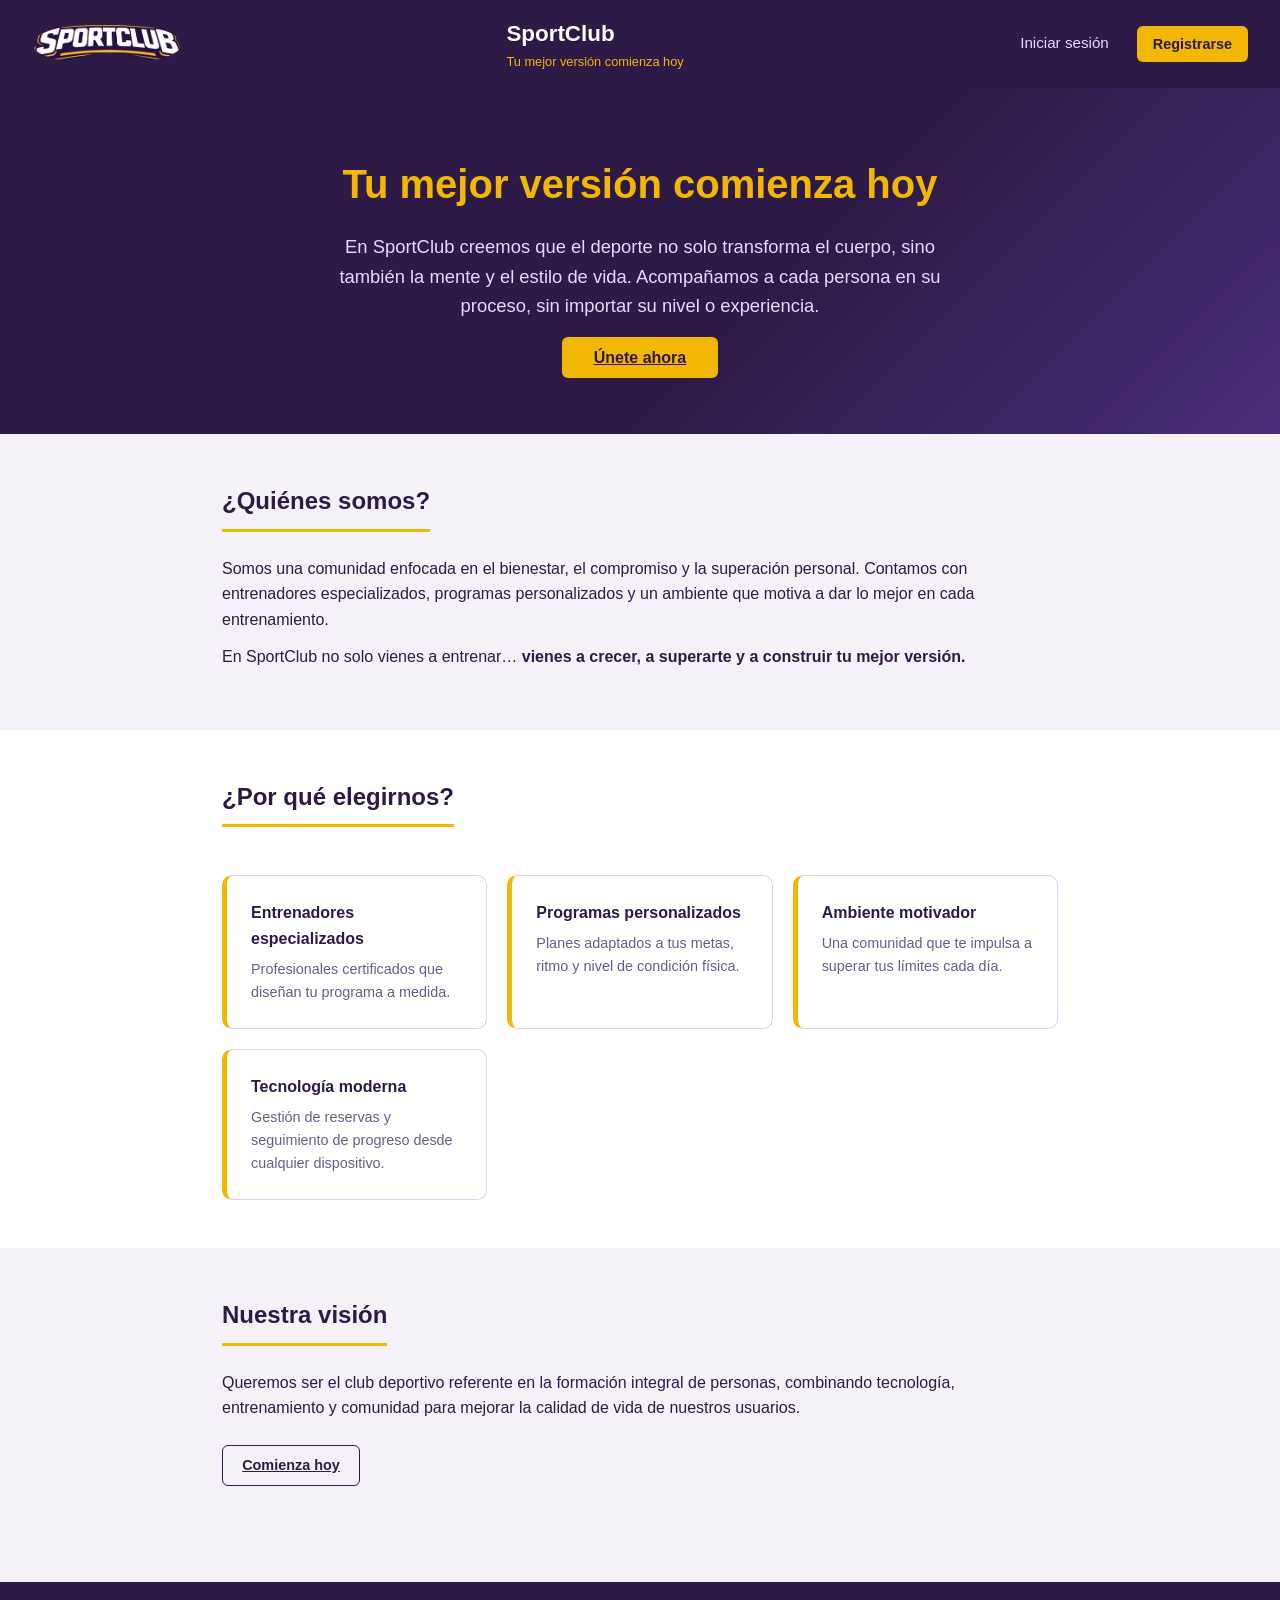
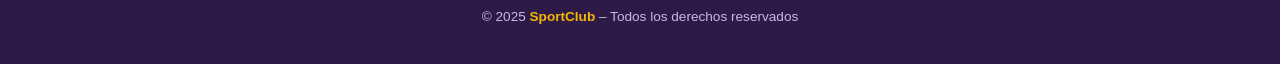
<file: index.html>
<!DOCTYPE html>
<html lang="es">
<head>
  <meta charset="UTF-8">
  <meta name="viewport" content="width=device-width, initial-scale=1.0">
  <title>SportClub – Tu mejor versión comienza hoy</title>
  <link rel="stylesheet" href="styles.css">
</head>
<body>

  <header>
    <img src="blobid0.png" alt="SportClub" style="width:150px; height:42px; object-fit:contain; border-radius:50%;">
      <div>
        <h1>SportClub</h1>
        <span class="subtitulo">Tu mejor versión comienza hoy</span>
      </div>
    </div>
    <nav style="background:transparent; padding:0; gap:1rem;">
      <a href="login.html">Iniciar sesión</a>
      <a href="registro.html" class="btn btn-primary" style="padding:0.4rem 1rem;">Registrarse</a>
    </nav>
  </header>

  
  <section class="hero">
    <h1>Tu mejor versión comienza hoy</h1>
    <p>En SportClub creemos que el deporte no solo transforma el cuerpo, sino también la mente y el estilo de vida. Acompañamos a cada persona en su proceso, sin importar su nivel o experiencia.</p>
    <a href="registro.html" class="btn btn-primary">Únete ahora</a>
  </section>

 
  <section class="seccion">
    <h2>¿Quiénes somos?</h2>
    <p>Somos una comunidad enfocada en el bienestar, el compromiso y la superación personal. Contamos con entrenadores especializados, programas personalizados y un ambiente que motiva a dar lo mejor en cada entrenamiento.</p>
    <p>En SportClub no solo vienes a entrenar… <strong>vienes a crecer, a superarte y a construir tu mejor versión.</strong></p>
  </section>

 
  <section class="seccion" style="background:#FFFFFF; max-width:100%; padding: 3rem 0;">
    <div style="max-width:900px; margin:0 auto; padding: 0 2rem;">
      <h2>¿Por qué elegirnos?</h2>
      <div class="beneficios-grid">
        <div class="beneficio-item">
          <h3>Entrenadores especializados</h3>
          <p>Profesionales certificados que diseñan tu programa a medida.</p>
        </div>
        <div class="beneficio-item">
          <h3>Programas personalizados</h3>
          <p>Planes adaptados a tus metas, ritmo y nivel de condición física.</p>
        </div>
        <div class="beneficio-item">
          <h3>Ambiente motivador</h3>
          <p>Una comunidad que te impulsa a superar tus límites cada día.</p>
        </div>
        <div class="beneficio-item">
          <h3>Tecnología moderna</h3>
          <p>Gestión de reservas y seguimiento de progreso desde cualquier dispositivo.</p>
        </div>
      </div>
    </div>
  </section>

 
  <section class="seccion">
    <h2>Nuestra visión</h2>
    <p>Queremos ser el club deportivo referente en la formación integral de personas, combinando tecnología, entrenamiento y comunidad para mejorar la calidad de vida de nuestros usuarios.</p>
    <a href="registro.html" class="btn btn-outline" style="margin-top:0.75rem; display:inline-block;">Comienza hoy</a>
  </section>

  <footer>
    <p>&copy; 2025 <span>SportClub</span> – Todos los derechos reservados</p>
  </footer>

</body>
</html>
</file>
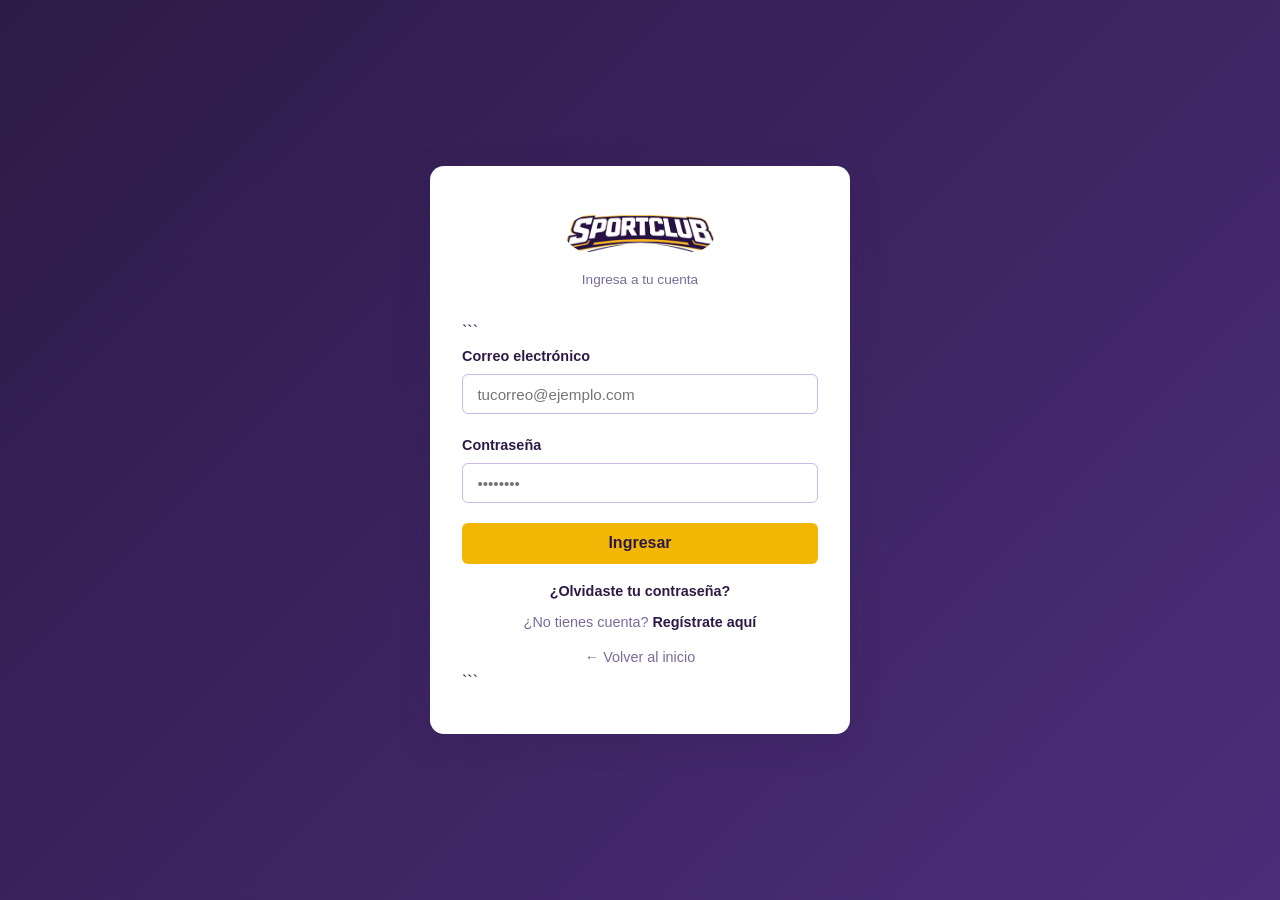
<file: login.html>
<!DOCTYPE html>

<html lang="es">
<head>
  <meta charset="UTF-8">
  <meta name="viewport" content="width=device-width, initial-scale=1.0">
  <title>Iniciar sesión – SportClub</title>
  <link rel="stylesheet" href="styles.css">
</head>
<body class="pagina-auth">

  <div class="card-auth">
    <div class="logo-auth">
      <img src="blobid0.png" alt="SportClub" style="width: 150px; height:56px; object-fit:contain; border-radius:50%;">
      <p>Ingresa a tu cuenta</p>
    </div>

```

<form id="loginForm">
  <div class="form-group">
    <label for="correo">Correo electrónico</label>
    <input type="email" id="correo" name="correo" placeholder="tucorreo@ejemplo.com" required>
  </div>

  <div class="form-group">
    <label for="contrasena">Contraseña</label>
    <input type="password" id="contrasena" name="contrasena" placeholder="••••••••" required>
  </div>

  <button type="submit" class="btn btn-primary" style="width:100%; font-size:1rem; padding:0.7rem;">
    Ingresar
  </button>
</form>

<div class="enlaces-auth" style="margin-top:1rem;">
  <a href="recuperar.html">¿Olvidaste tu contraseña?</a>
</div>
<div class="enlaces-auth" style="margin-top:0.5rem;">
  ¿No tienes cuenta? <a href="registro.html">Regístrate aquí</a>
</div>
<div class="enlaces-auth" style="margin-top:0.75rem;">
  <a href="index.html" style="color:#7a6a9b; font-weight:400;">← Volver al inicio</a>
</div>
```

  </div>


  <script>
    document.getElementById("loginForm").addEventListener("submit", function(e) {
      e.preventDefault();

      const user = document.getElementById("correo").value;
      const pass = document.getElementById("contrasena").value;

      if (user === "admin@admin.com") {
        window.location.href = "dashboard-admin.html";
      } else if (user === "coach@coach.com") {
        window.location.href = "dashboard-coach.html";
      } else {
        window.location.href = "dashboard-user.html";
      }
    });
  </script>

</body>
</html>
</file>
<file: styles.css>
* {
  margin: 0;
  padding: 0;
  box-sizing: border-box;
}

body {
  font-family: 'Segoe UI', Arial, sans-serif;
  font-size: 16px;
  color: #2E1A47;
  background-color: #f4f1f8;
  line-height: 1.6;
}


h1 { font-size: 2rem; font-weight: 700; }
h2 { font-size: 1.5rem; font-weight: 600; }
h3 { font-size: 1.2rem; font-weight: 600; margin-bottom: 0.75rem; }
p  { margin-bottom: 0.75rem; }


header {
  background-color: #2E1A47;
  color: #FFFFFF;
  padding: 1rem 2rem;
  display: flex;
  justify-content: space-between;
  align-items: center;
}

header .logo {
  display: flex;
  align-items: center;
  gap: 0.75rem;
}

header .logo-icon {
  width: 42px;
  height: 42px;
  background-color: #F2B705;
  border-radius: 50%;
  display: flex;
  align-items: center;
  justify-content: center;
  font-weight: 700;
  font-size: 1.1rem;
  color: #2E1A47;
}

header h1, header h2 {
  color: #FFFFFF;
  font-size: 1.4rem;
}

header span.subtitulo {
  font-size: 0.8rem;
  color: #F2B705;
  display: block;
  font-weight: 400;
}

header .header-acciones {
  display: flex;
  gap: 0.75rem;
  align-items: center;
}


nav {
  background-color: #3d2460;
  padding: 0.6rem 2rem;
  display: flex;
  gap: 1.5rem;
}

nav a {
  color: #e8d8ff;
  text-decoration: none;
  font-size: 0.95rem;
  padding: 0.3rem 0.75rem;
  border-radius: 4px;
  transition: background 0.2s, color 0.2s;
}

nav a:hover {
  background-color: #F2B705;
  color: #2E1A47;
  font-weight: 600;
}


.btn {
  padding: 0.5rem 1.2rem;
  border: none;
  border-radius: 6px;
  font-size: 0.9rem;
  cursor: pointer;
  font-weight: 600;
  transition: opacity 0.2s, transform 0.1s;
}

.btn:hover { opacity: 0.88; }
.btn:active { transform: scale(0.97); }

.btn-primary {
  background-color: #F2B705;
  color: #2E1A47;
}

.btn-secondary {
  background-color: transparent;
  color: #FFFFFF;
  border: 1.5px solid #F2B705;
}

.btn-peligro {
  background-color: #c0392b;
  color: #FFFFFF;
}

.btn-outline {
  background-color: transparent;
  color: #2E1A47;
  border: 1.5px solid #2E1A47;
}


.container {
  max-width: 960px;
  margin: 2rem auto;
  padding: 0 1.5rem;
}

.container-wide {
  max-width: 1200px;
  margin: 2rem auto;
  padding: 0 1.5rem;
}


.card {
  background: #FFFFFF;
  border-radius: 10px;
  border: 1px solid #ddd0f0;
  padding: 1.25rem 1.5rem;
  margin-bottom: 1rem;
}

.card h3 {
  color: #2E1A47;
  margin-bottom: 0.5rem;
}

.card-grid {
  display: grid;
  grid-template-columns: repeat(auto-fit, minmax(200px, 1fr));
  gap: 1rem;
  margin-bottom: 1.5rem;
}

.card-stat {
  background: #FFFFFF;
  border-radius: 10px;
  border: 1px solid #ddd0f0;
  padding: 1.25rem;
  text-align: center;
}

.card-stat .numero {
  font-size: 2rem;
  font-weight: 700;
  color: #2E1A47;
}

.card-stat .etiqueta {
  font-size: 0.85rem;
  color: #7a6a9b;
  margin-top: 0.25rem;
}


.form-group {
  margin-bottom: 1.25rem;
}

.form-group label {
  display: block;
  font-size: 0.9rem;
  font-weight: 600;
  color: #2E1A47;
  margin-bottom: 0.4rem;
}

.form-group input,
.form-group textarea,
.form-group select {
  width: 100%;
  padding: 0.65rem 0.9rem;
  border: 1.5px solid #c9b8e8;
  border-radius: 6px;
  font-size: 0.95rem;
  color: #2E1A47;
  background: #FFFFFF;
  transition: border-color 0.2s;
}

.form-group input:focus,
.form-group textarea:focus {
  outline: none;
  border-color: #2E1A47;
}

.form-group textarea {
  resize: vertical;
  min-height: 90px;
}


table {
  width: 100%;
  border-collapse: collapse;
  font-size: 0.95rem;
}

thead th {
  background-color: #2E1A47;
  color: #FFFFFF;
  padding: 0.75rem 1rem;
  text-align: left;
  font-weight: 600;
}

tbody tr:nth-child(even) {
  background-color: #f8f4ff;
}

tbody td {
  padding: 0.7rem 1rem;
  border-bottom: 1px solid #ece5f8;
  color: #2E1A47;
}


.badge {
  display: inline-block;
  padding: 0.2rem 0.7rem;
  border-radius: 20px;
  font-size: 0.78rem;
  font-weight: 600;
}

.badge-usuario  { background: #dbeafe; color: #1e3a8a; }
.badge-coach    { background: #dcfce7; color: #14532d; }
.badge-admin    { background: #fce7f3; color: #831843; }


.mensaje-exito {
  background: #dcfce7;
  color: #14532d;
  border: 1px solid #86efac;
  border-radius: 8px;
  padding: 1rem 1.25rem;
  margin-bottom: 1rem;
  font-weight: 500;
  display: none;
}

.mensaje-exito.visible {
  display: block;
}


.hero {
  background: linear-gradient(135deg, #2E1A47 60%, #4a2e7a 100%);
  color: #FFFFFF;
  padding: 4rem 2rem;
  text-align: center;
}

.hero h1 {
  font-size: 2.5rem;
  color: #F2B705;
  margin-bottom: 1rem;
}

.hero p {
  font-size: 1.15rem;
  max-width: 640px;
  margin: 0 auto 1.5rem;
  color: #e8d8ff;
}

.hero .btn-primary {
  font-size: 1rem;
  padding: 0.75rem 2rem;
}


.seccion {
  padding: 3rem 2rem;
  max-width: 900px;
  margin: 0 auto;
}

.seccion h2 {
  color: #2E1A47;
  margin-bottom: 1.5rem;
  border-bottom: 3px solid #F2B705;
  padding-bottom: 0.5rem;
  display: inline-block;
}

.beneficios-grid {
  display: grid;
  grid-template-columns: repeat(auto-fit, minmax(220px, 1fr));
  gap: 1.25rem;
  margin-top: 1.5rem;
}

.beneficio-item {
  background: #FFFFFF;
  border-radius: 10px;
  padding: 1.5rem;
  border-left: 5px solid #F2B705;
  border: 1px solid #ddd0f0;
  border-left: 5px solid #F2B705;
}

.beneficio-item h3 {
  color: #2E1A47;
  font-size: 1rem;
  margin-bottom: 0.4rem;
}

.beneficio-item p {
  font-size: 0.9rem;
  color: #6b5c8a;
  margin: 0;
}


footer {
  background: #2E1A47;
  color: #c9b8e8;
  text-align: center;
  padding: 1.5rem;
  font-size: 0.85rem;
  margin-top: 3rem;
}

footer span {
  color: #F2B705;
  font-weight: 600;
}


.pagina-auth {
  min-height: 100vh;
  display: flex;
  align-items: center;
  justify-content: center;
  background: linear-gradient(135deg, #2E1A47, #4a2e7a);
  padding: 2rem;
}

.card-auth {
  background: #FFFFFF;
  border-radius: 14px;
  padding: 2.5rem 2rem;
  width: 100%;
  max-width: 420px;
  box-shadow: 0 8px 32px rgba(46,26,71,0.18);
}

.card-auth .logo-auth {
  text-align: center;
  margin-bottom: 1.75rem;
}

.card-auth .logo-auth .logo-icon {
  width: 56px;
  height: 56px;
  background-color: #F2B705;
  border-radius: 50%;
  display: inline-flex;
  align-items: center;
  justify-content: center;
  font-weight: 700;
  font-size: 1.3rem;
  color: #2E1A47;
  margin-bottom: 0.5rem;
}

.card-auth .logo-auth h2 {
  color: #2E1A47;
  font-size: 1.4rem;
}

.card-auth .logo-auth p {
  color: #7a6a9b;
  font-size: 0.85rem;
  margin: 0;
}

.card-auth .enlaces-auth {
  text-align: center;
  margin-top: 1.25rem;
  font-size: 0.9rem;
  color: #7a6a9b;
}

.card-auth .enlaces-auth a {
  color: #2E1A47;
  font-weight: 600;
  text-decoration: none;
}

.card-auth .enlaces-auth a:hover {
  color: #F2B705;
}



body.perfil-usuario header { background-color: #1a3a6e; }
body.perfil-usuario nav    { background-color: #1e4a8a; }
body.perfil-usuario nav a  { color: #bfdbfe; }
body.perfil-usuario nav a:hover { background-color: #F2B705; color: #1a3a6e; }
body.perfil-usuario .card  { border-left: 5px solid #2563eb; }
body.perfil-usuario h3     { color: #1a3a6e; }


body.perfil-coach header { background-color: #14532d; }
body.perfil-coach nav    { background-color: #166534; }
body.perfil-coach nav a  { color: #bbf7d0; }
body.perfil-coach nav a:hover { background-color: #F2B705; color: #14532d; }
body.perfil-coach .card  { border-left: 5px solid #16a34a; }
body.perfil-coach h3     { color: #14532d; }
body.perfil-coach thead th { background-color: #14532d; }


body.perfil-admin header { background-color: #7c1d1d; }
body.perfil-admin nav    { background-color: #991b1b; }
body.perfil-admin nav a  { color: #fecaca; }
body.perfil-admin nav a:hover { background-color: #F2B705; color: #7c1d1d; }
body.perfil-admin .card  { border-left: 5px solid #dc2626; }
body.perfil-admin h3     { color: #7c1d1d; }
body.perfil-admin thead th { background-color: #7c1d1d; }
</file>
